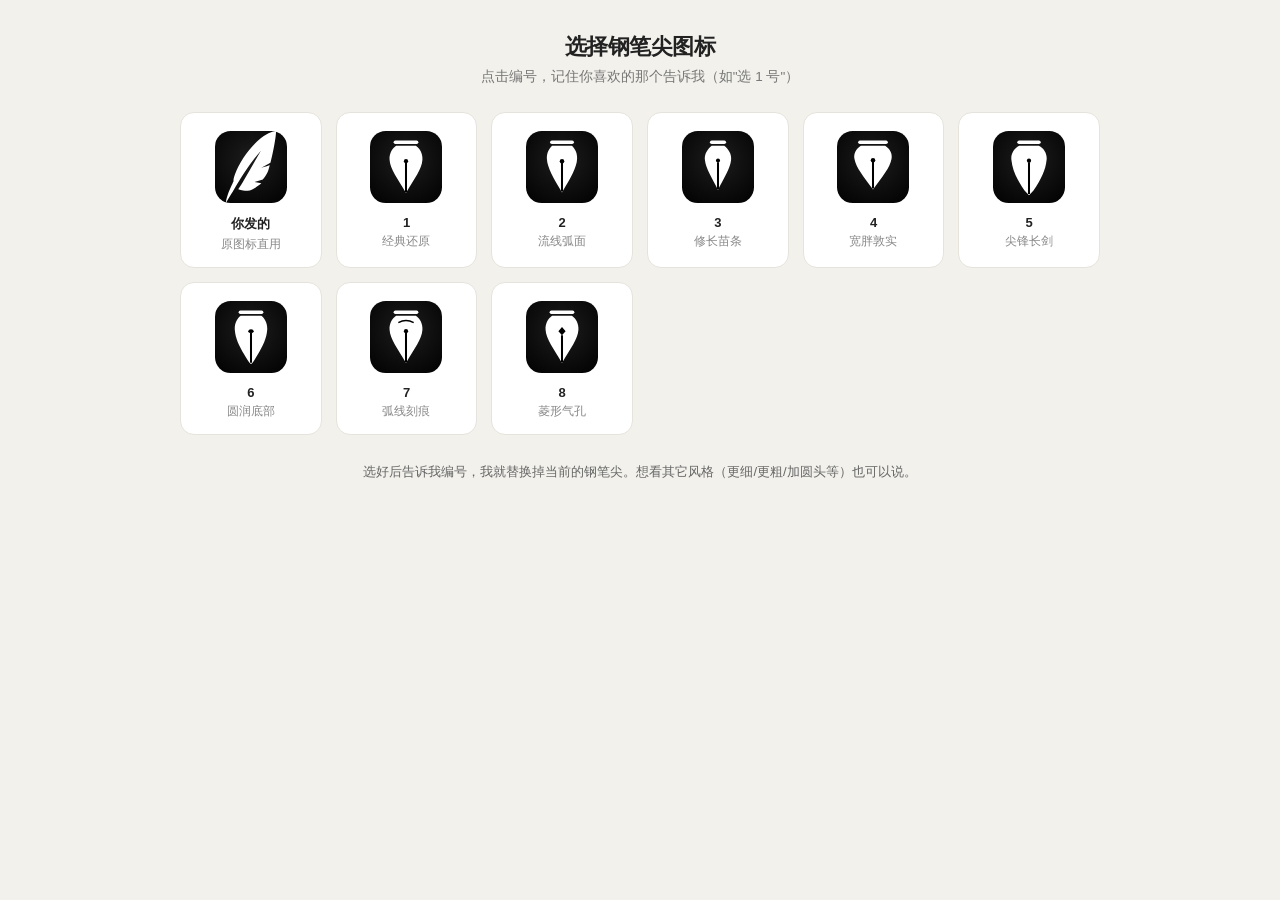
<file: icons.html>
<!DOCTYPE html>
<html lang="zh-CN">
<head>
  <meta charset="utf-8" />
  <meta name="viewport" content="width=device-width, initial-scale=1" />
  <title>选择钢笔尖图标</title>
  <style>
    * { box-sizing: border-box; margin: 0; padding: 0; }
    body {
      font-family: "PingFang SC", "Noto Sans SC", -apple-system, sans-serif;
      background: #f2f1ec; color: #222; padding: 32px 20px;
    }
    h1 { text-align: center; font-size: 22px; margin-bottom: 6px; letter-spacing: -0.02em; }
    p.sub { text-align: center; color: #777; font-size: 13.5px; margin-bottom: 26px; }
    .grid { display: grid; grid-template-columns: repeat(auto-fill, minmax(140px, 1fr)); gap: 14px; max-width: 920px; margin: 0 auto; }
    .card {
      background: #fff; border: 1px solid #e5e3db; border-radius: 14px;
      padding: 18px 12px 14px; text-align: center; cursor: pointer;
      transition: all .2s;
    }
    .card:active { transform: scale(.97); }
    .card img { width: 72px; height: 72px; display: block; margin: 0 auto 12px; border-radius: 10px; }
    .card .n { font-size: 13px; font-weight: 600; }
    .card .t { font-size: 12px; color: #888; margin-top: 3px; }
    .tip { max-width: 560px; margin: 26px auto 0; text-align: center; font-size: 13px; color: #666; line-height: 1.7; }
    .tip b { color: #111; }
  </style>
</head>
<body>
  <h1>选择钢笔尖图标</h1>
  <p class="sub">点击编号，记住你喜欢的那个告诉我（如"选 1 号"）</p>
  <div class="grid">
    <div class="card"><img src="candidate-icons/usericon.svg" alt=""><div class="n">你发的</div><div class="t">原图标直用</div></div>
    <div class="card"><img src="candidate-icons/pen1.svg" alt=""><div class="n">1</div><div class="t">经典还原</div></div>
    <div class="card"><img src="candidate-icons/pen2.svg" alt=""><div class="n">2</div><div class="t">流线弧面</div></div>
    <div class="card"><img src="candidate-icons/pen3.svg" alt=""><div class="n">3</div><div class="t">修长苗条</div></div>
    <div class="card"><img src="candidate-icons/pen4.svg" alt=""><div class="n">4</div><div class="t">宽胖敦实</div></div>
    <div class="card"><img src="candidate-icons/pen5.svg" alt=""><div class="n">5</div><div class="t">尖锋长剑</div></div>
    <div class="card"><img src="candidate-icons/pen6.svg" alt=""><div class="n">6</div><div class="t">圆润底部</div></div>
    <div class="card"><img src="candidate-icons/pen7.svg" alt=""><div class="n">7</div><div class="t">弧线刻痕</div></div>
    <div class="card"><img src="candidate-icons/pen8.svg" alt=""><div class="n">8</div><div class="t">菱形气孔</div></div>
  </div>
  <div class="tip">选好后告诉我编号，我就替换掉当前的钢笔尖。想看其它风格（更细/更粗/加圆头等）也可以说。</div>
</body>
</html>
</file>
